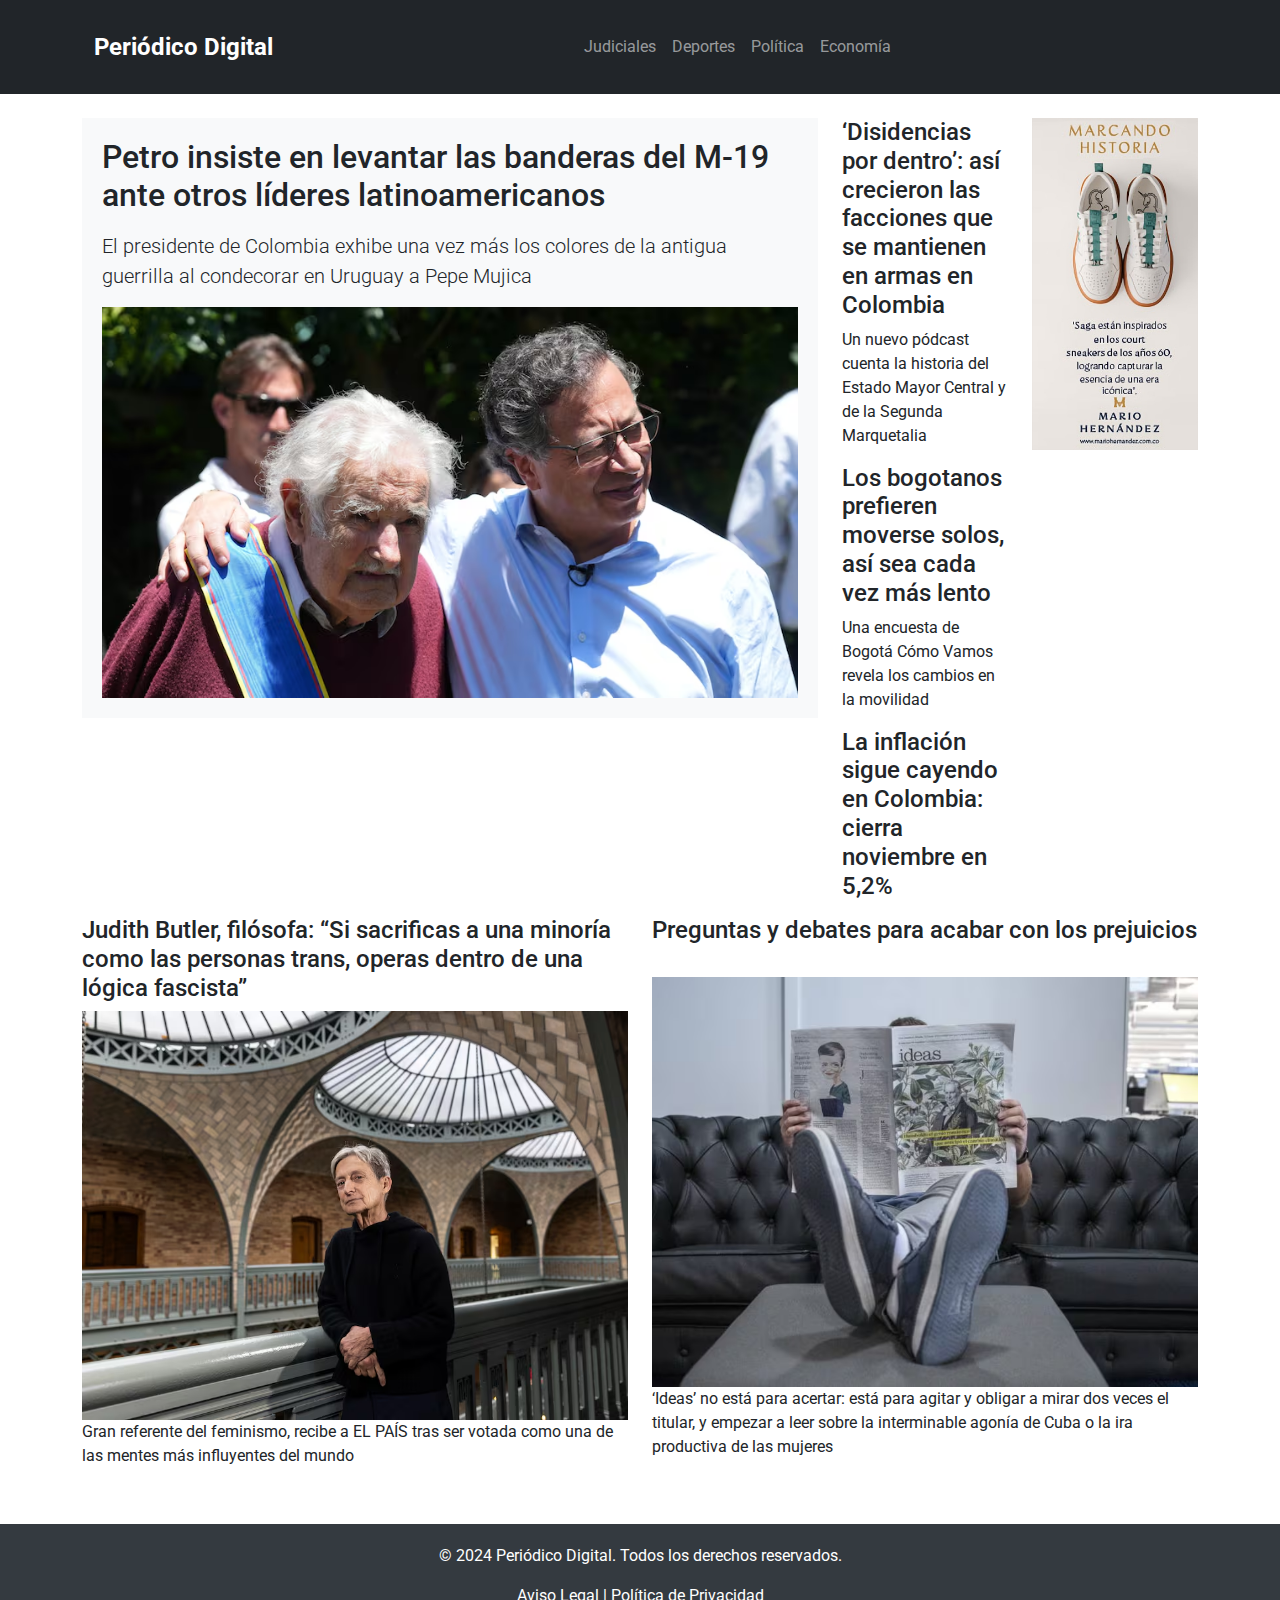
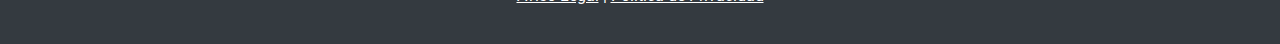
<file: index.html>
<!DOCTYPE html>
<html lang="es">
<head>
    <meta charset="UTF-8">
    <meta name="viewport" content="width=device-width, initial-scale=1.0">
    <title>Periódico Digital</title>
    <link href="./assets/css/bootstrap.min.css" rel="stylesheet">
    <link href="https://fonts.googleapis.com/css2?family=Roboto:wght@400;700&display=swap" rel="stylesheet">
    <link rel="stylesheet" href="./assets/css/estilo.css">
</head>
<body>

    <!-- Encabezado -->
    <header class="bg-dark text-white py-3">
        <div class="container">
            <nav class="navbar navbar-expand-lg navbar-dark bg-dark">
                <div class="container-fluid">
                    <a class="navbar-brand" href="./index.html">Periódico Digital</a>
                    <button class="navbar-toggler" type="button" data-bs-toggle="collapse" data-bs-target="#navbarNav" aria-controls="navbarNav" aria-expanded="false" aria-label="Toggle navigation">
                        <span class="navbar-toggler-icon"></span>
                    </button>
                    <div class="collapse navbar-collapse justify-content-center" id="navbarNav">
                        <ul class="navbar-nav">
                            <li class="nav-item">
                                <a class="nav-link" href="./judiciales.html">Judiciales</a>
                            </li>
                            <li class="nav-item">
                                <a class="nav-link" href="./deportes.html">Deportes</a>
                            </li>
                            <li class="nav-item">
                                <a class="nav-link" href="./politica.html">Política</a>
                            </li>
                            <li class="nav-item">
                                <a class="nav-link" href="./economia.html">Economía</a>
                            </li>
                        </ul>
                    </div>
                </div>
            </nav>
        </div>
    </header>

    <div class="container my-4">
        <div class="row">
            <div class="col-md-8">
                <div class="main-highlight mb-4">
                    <h2 class="mb-3">Petro insiste en levantar las banderas del  M-19 ante otros líderes latinoamericanos</h2>
                    <p class="lead">El presidente de Colombia exhibe una vez más los colores de la antigua guerrilla al condecorar en Uruguay a Pepe Mujica</p>
                    <img src="./assets/images/principal.avif" class="img-fluid" alt="Imagen Destacada">
                </div>
            </div>
            <div class="col-md-2">
                <div class="col-md-12 mb-3">
                    <article>
                        <h4>‘Disidencias por dentro’: así crecieron las facciones que se mantienen en armas en Colombia</h4>
                        <p>Un nuevo pódcast cuenta la historia del Estado Mayor Central y de la Segunda Marquetalia</p>
                    </article>
                </div>
                <div class="col-md-12 mb-3">
                    <article>
                        <h4>Los bogotanos prefieren moverse solos, así sea cada vez más lento</h4>
                        <p>Una encuesta de Bogotá Cómo Vamos  revela los cambios en la movilidad</p>
                    </article>
                </div>
                <div class="col-md-12 mb-3">
                    <article>
                        <h4>La inflación sigue cayendo en Colombia: cierra noviembre en 5,2%</h4>
                    </article>
                </div>
            </div>
            <div class="col-md-2">
                <div class="mb-4">
                    <img src="./assets/images/publicdad1.jpeg" class="img-fluid w-100" alt="Espacio Publicitario">
                </div>
            </div>
        </div>
        <div>
            <div class="row">
                <div class="col-md-6 mb-3">
                    <article>
                        <h4>Judith Butler, filósofa: “Si sacrificas a una minoría como las personas trans, operas dentro de una lógica fascista”</h4>
                        <img src="./assets/images/1-principal.avif" class="img-fluid" alt="Imagen Destacada">
                        <p>Gran referente del feminismo, recibe a EL PAÍS tras ser votada como una de las mentes más influyentes del mundo</p>
                    </article>
                </div>
                <div class="col-md-6 mb-3">
                    <article>
                        <h4>Preguntas y debates para acabar con los prejuicios</h4>
                        <br>
                        <img src="./assets/images/2-principal.avif" class="img-fluid" alt="Imagen Destacada">
                        <p>‘Ideas’ no está para acertar: está para agitar y obligar a mirar dos veces el titular, y empezar a leer sobre la interminable agonía de Cuba o la ira productiva de las mujeres</p>
                    </article>
                </div>
            </div>
        </div>
    </div>
    <footer>
        <div class="container text-center">
            <p>&copy; 2024 Periódico Digital. Todos los derechos reservados.</p>
            <p><a href="#" class="text-white">Aviso Legal</a> | <a href="#" class="text-white">Política de Privacidad</a></p>
        </div>
    </footer>
    <script src="./assets/js/bootstrap.bundle.min.js"></script>
</body>
</html>
</file>
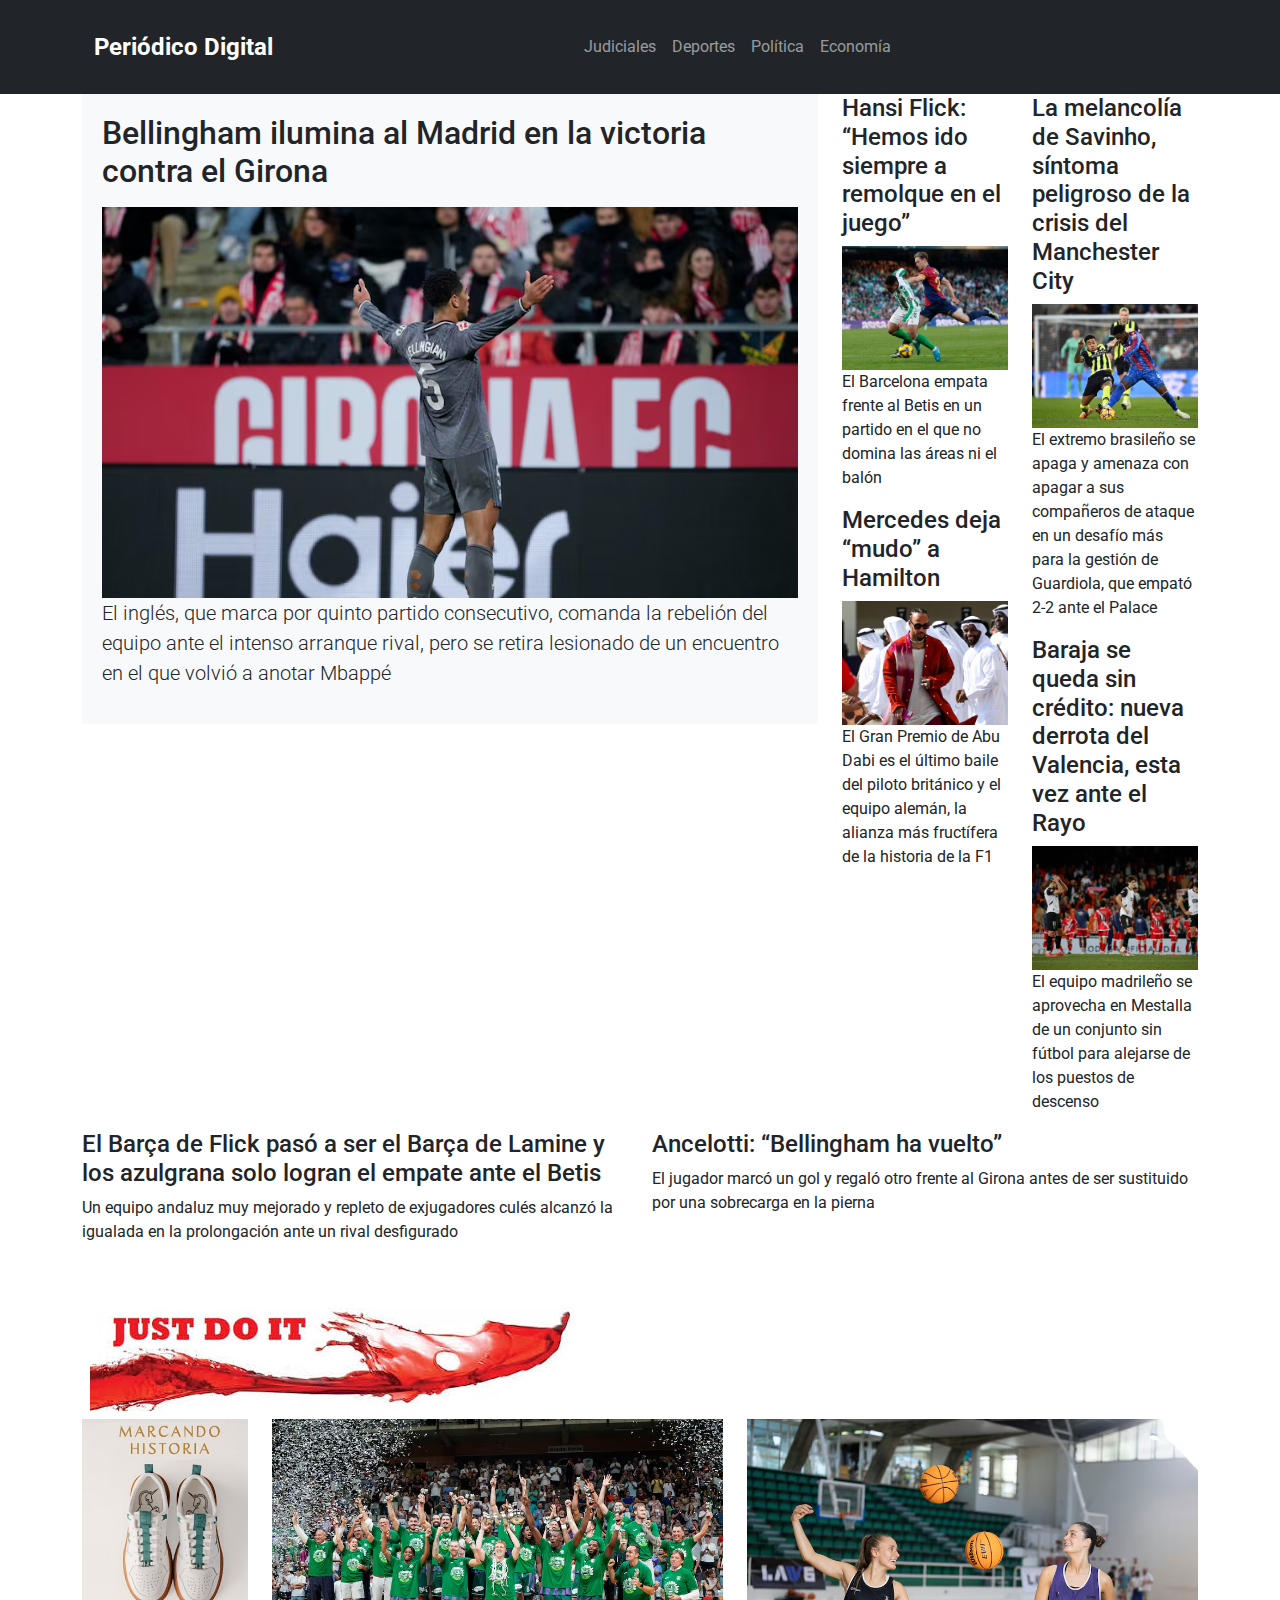
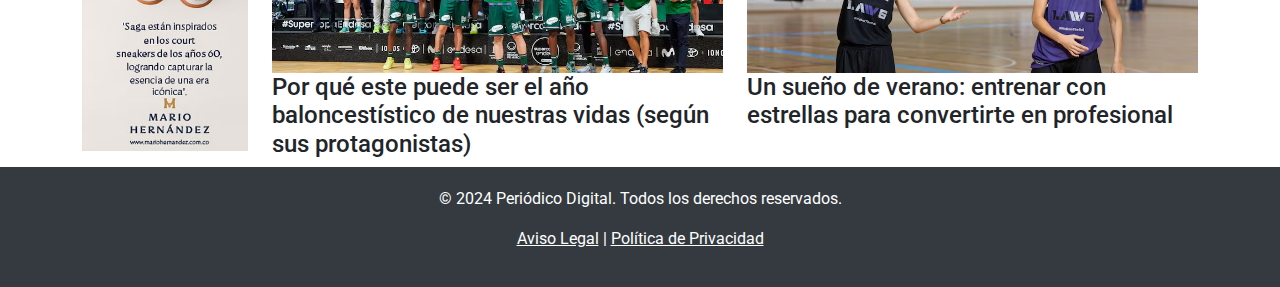
<file: deportes.html>
<!DOCTYPE html>
<html lang="es">
<head>
    <meta charset="UTF-8">
    <meta name="viewport" content="width=device-width, initial-scale=1.0">
    <title>Periódico Digital</title>
    <link href="./assets/css/bootstrap.min.css" rel="stylesheet">
    <link href="https://fonts.googleapis.com/css2?family=Roboto:wght@400;700&display=swap" rel="stylesheet">
    <link rel="stylesheet" href="./assets/css/estilo.css">
</head>
<body>

    <!-- Encabezado -->
    <header class="bg-dark text-white py-3">
        <div class="container">
            <nav class="navbar navbar-expand-lg navbar-dark bg-dark">
                <div class="container-fluid">
                    <a class="navbar-brand" href="./index.html">Periódico Digital</a>
                    <button class="navbar-toggler" type="button" data-bs-toggle="collapse" data-bs-target="#navbarNav" aria-controls="navbarNav" aria-expanded="false" aria-label="Toggle navigation">
                        <span class="navbar-toggler-icon"></span>
                    </button>
                    <div class="collapse navbar-collapse justify-content-center" id="navbarNav">
                        <ul class="navbar-nav">
                            <li class="nav-item">
                                <a class="nav-link" href="./judiciales.html">Judiciales</a>
                            </li>
                            <li class="nav-item">
                                <a class="nav-link" href="./deportes.html">Deportes</a>
                            </li>
                            <li class="nav-item">
                                <a class="nav-link" href="./politica.html">Política</a>
                            </li>
                            <li class="nav-item">
                                <a class="nav-link" href="./economia.html">Economía</a>
                            </li>
                        </ul>
                    </div>
                </div>
            </nav>
        </div>
    </header>

    <div class="container">
        <div class="row">
            <div class="col-md-8">
                <div class="main-highlight mb-4">
                    <h2 class="mb-3">Bellingham ilumina al Madrid en la victoria contra el Girona</h2>
                    <img src="./assets/images/deportes.avif" class="img-fluid" alt="Imagen Destacada">
                    <p class="lead">El inglés, que marca por quinto partido consecutivo, comanda la rebelión del equipo ante el intenso arranque rival, pero se retira lesionado de un encuentro en el que volvió a anotar Mbappé</p>
            </div>
        </div>
        <div class="col-md-2">
            <div class="col-md mb-3">
                <article>
                    <h4>Hansi Flick: “Hemos ido siempre a remolque en el juego”</h4>
                    <img src="./assets/images/1-deportes.avif" class="img-fluid" alt="Imagen Destacada">
                    <p>El Barcelona empata frente al Betis en un partido en el que no domina las áreas ni el balón</p>
                </article>
            </div>
            <div class="col-md mb-3">
                <article>
                    <h4>Mercedes deja “mudo” a Hamilton</h4>
                    <img src="./assets/images/2-deportes.avif" class="img-fluid" alt="Imagen Destacada">
                    <p>El Gran Premio de Abu Dabi es el último baile del piloto británico y el equipo alemán, la alianza más fructífera de la historia de la F1</p>
                </article>
            </div>
        </div>
        <div class="col-md-2">
            <div class="col-md mb-3">
                <article>
                    <h4>La melancolía de Savinho, síntoma peligroso de la crisis del Manchester City</h4>
                    <img src="./assets/images/3-deportes.avif" class="img-fluid" alt="Imagen Destacada">
                    <p>El extremo brasileño se apaga y amenaza con apagar a sus compañeros de ataque en un desafío más para la gestión de Guardiola, que empató 2-2 ante el Palace</p>
                </article>
            </div>
            <div class="col-md mb-3">
                <article>
                    <h4>Baraja se queda sin crédito: nueva derrota del Valencia, esta vez ante el Rayo</h4>
                    <img src="./assets/images/4-deportes.avif" class="img-fluid" alt="Imagen Destacada">
                    <p>El equipo madrileño se aprovecha en Mestalla de un conjunto sin fútbol para alejarse de los puestos de descenso</p>
                </article>
            </div>
        </div>
        <div class="col-md-6 mb-3">
            <article>
                <h4>El Barça de Flick pasó a ser el Barça de Lamine y los azulgrana solo logran el empate ante el Betis</h4>
                <p>Un equipo andaluz muy mejorado y repleto de exjugadores culés alcanzó la igualada en la prolongación ante un rival desfigurado</p>
            </article>
        </div>
        <div class="col-md-6 mb-3">
            <article>
                <h4>Ancelotti: “Bellingham ha vuelto”</h4>
                <p>El jugador marcó un gol y regaló otro frente al Girona antes de ser sustituido por una sobrecarga en la pierna</p>
            </article>
        </div>
    </div>
        <br>
        <img src="./assets/images/publicdad2.jpeg" class="img-fluid m-2" alt="">
        <br>
        <div class="row">
            <div class="col-md-2">
                <img src="./assets/images/publicdad1.jpeg" class="img-fluid" alt="">
            </div>
            <div class="col-md-5">
                <article>
                    <img src="./assets/images/5-deportes.avif" class="img-fluid" alt="Imagen Destacada">
                    <h4>Por qué este puede ser el año baloncestístico de nuestras vidas (según sus protagonistas)</h4>
                </article>
            </div>
            <div class="col-md-5">
                <article>
                    <img src="./assets/images/6-deportes.avif" class="img-fluid" alt="Imagen Destacada">
                    <h4>Un sueño de verano: entrenar con estrellas para convertirte en profesional</h4>
                </article>
            </div>
        </div>
</div>
    <footer>
        <div class="container text-center">
            <p>&copy; 2024 Periódico Digital. Todos los derechos reservados.</p>
            <p><a href="#" class="text-white">Aviso Legal</a> | <a href="#" class="text-white">Política de Privacidad</a></p>
        </div>
    </footer>
    <script src="./assets/js/bootstrap.bundle.min.js"></script>
</body>
</html>
</file>
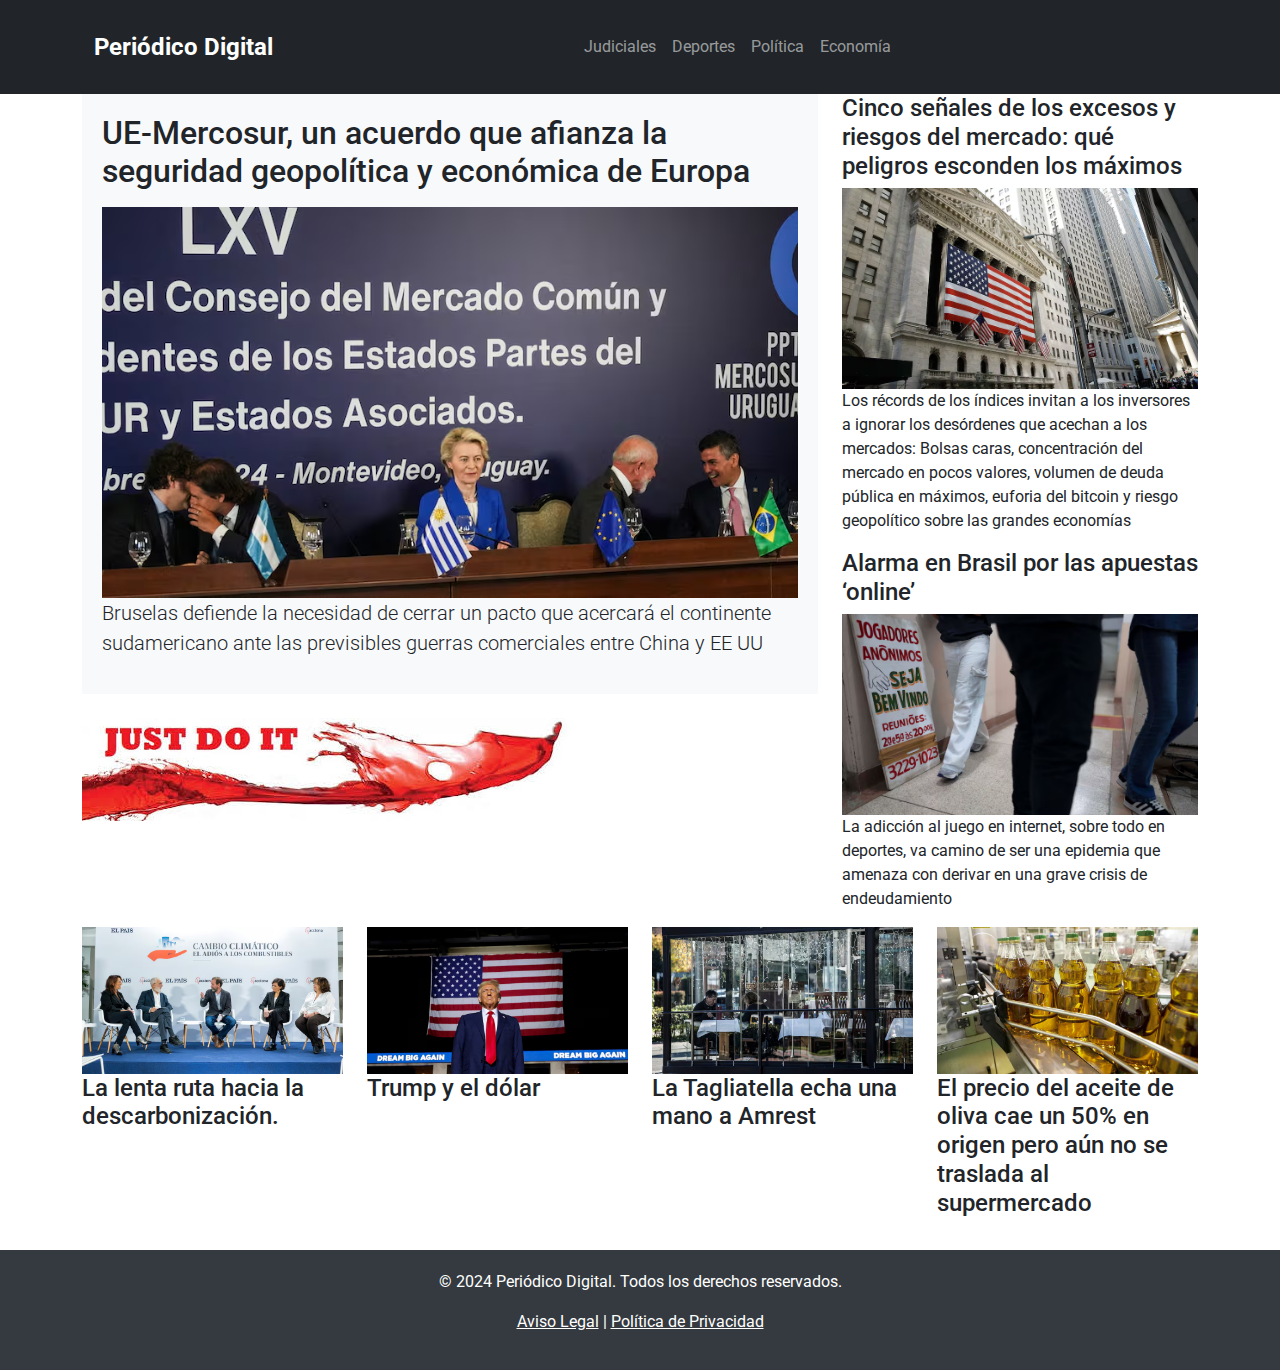
<file: economia.html>
<!DOCTYPE html>
<html lang="es">
<head>
    <meta charset="UTF-8">
    <meta name="viewport" content="width=device-width, initial-scale=1.0">
    <title>Periódico Digital</title>
    <link href="./assets/css/bootstrap.min.css" rel="stylesheet">
    <link href="https://fonts.googleapis.com/css2?family=Roboto:wght@400;700&display=swap" rel="stylesheet">
    <link rel="stylesheet" href="./assets/css/estilo.css">
</head>
<body>

    <!-- Encabezado -->
    <header class="bg-dark text-white py-3">
        <div class="container">
            <nav class="navbar navbar-expand-lg navbar-dark bg-dark">
                <div class="container-fluid">
                    <a class="navbar-brand" href="./index.html">Periódico Digital</a>
                    <button class="navbar-toggler" type="button" data-bs-toggle="collapse" data-bs-target="#navbarNav" aria-controls="navbarNav" aria-expanded="false" aria-label="Toggle navigation">
                        <span class="navbar-toggler-icon"></span>
                    </button>
                    <div class="collapse navbar-collapse justify-content-center" id="navbarNav">
                        <ul class="navbar-nav">
                            <li class="nav-item">
                                <a class="nav-link" href="./judiciales.html">Judiciales</a>
                            </li>
                            <li class="nav-item">
                                <a class="nav-link" href="./deportes.html">Deportes</a>
                            </li>
                            <li class="nav-item">
                                <a class="nav-link" href="./politica.html">Política</a>
                            </li>
                            <li class="nav-item">
                                <a class="nav-link" href="./economia.html">Economía</a>
                            </li>
                        </ul>
                    </div>
                </div>
            </nav>
        </div>
    </header>

    <div class="container">
        <div class="row">
            <div class="col-md-8">
                <div class="main-highlight mb-4">
                    <h2 class="mb-3">UE-Mercosur, un acuerdo que afianza la seguridad geopolítica y económica de Europa</h2>
                    <img src="./assets/images/economia.avif" class="img-fluid" alt="Imagen Destacada">
                    <p class="lead">Bruselas defiende la necesidad de cerrar un pacto que acercará el continente sudamericano ante las previsibles guerras comerciales entre China y EE UU</p>
            </div>
            <img src="./assets/images/publicdad2.jpeg" alt="">
        </div>
        <div class="col-md-4">
            <div class="col-md mb-3">
                <article>
                    <h4>Cinco señales de los excesos y riesgos del mercado: qué peligros esconden los máximos</h4>
                    <img src="./assets/images/1-economia.avif" class="img-fluid" alt="Imagen Destacada">
                    <p>Los récords de los índices invitan a los inversores a ignorar los desórdenes que acechan a los mercados: Bolsas caras, concentración del mercado en pocos valores, volumen de deuda pública en máximos, euforia del bitcoin y riesgo geopolítico sobre las grandes economías</p>
                </article>
            </div>
            <div class="col-md mb-3">
                <article>
                    <h4>Alarma en Brasil por las apuestas ‘online’</h4>
                    <img src="./assets/images/2-economia.avif" class="img-fluid" alt="Imagen Destacada">
                    <p>La adicción al juego en internet, sobre todo en deportes, va camino de ser una epidemia que amenaza con derivar en una grave crisis de endeudamiento</p>
                </article>
            </div>
        </div>
    </div>
    <div class="row">
        <div class="col-md-3">
            <img src="./assets/images/3-economia.avif" class="img-fluid" alt="Imagen Destacada">
            <h4>La lenta ruta hacia la descarbonización.</h4>
        </div>
        <div class="col-md-3">
            <img src="./assets/images/4-economia.avif" class="img-fluid" alt="Imagen Destacada">
            <h4>Trump y el dólar</h4>
        </div>
        <div class="col-md-3">
            <img src="./assets/images/5-economia.avif" class="img-fluid" alt="Imagen Destacada">
            <h4>La Tagliatella echa una mano a Amrest</h4>
        </div>
        <div class="col-md-3">
            <img src="./assets/images/6-economia.avif" class="img-fluid" alt="Imagen Destacada">
            <h4>El precio del aceite de oliva cae un 50% en origen pero aún no se traslada al supermercado</h4>
        </div>
    </div>
</div>
<br>
    <footer>
        <div class="container text-center">
            <p>&copy; 2024 Periódico Digital. Todos los derechos reservados.</p>
            <p><a href="#" class="text-white">Aviso Legal</a> | <a href="#" class="text-white">Política de Privacidad</a></p>
        </div>
    </footer>
    <script src="./assets/js/bootstrap.bundle.min.js"></script>
</body>
</html>
</file>
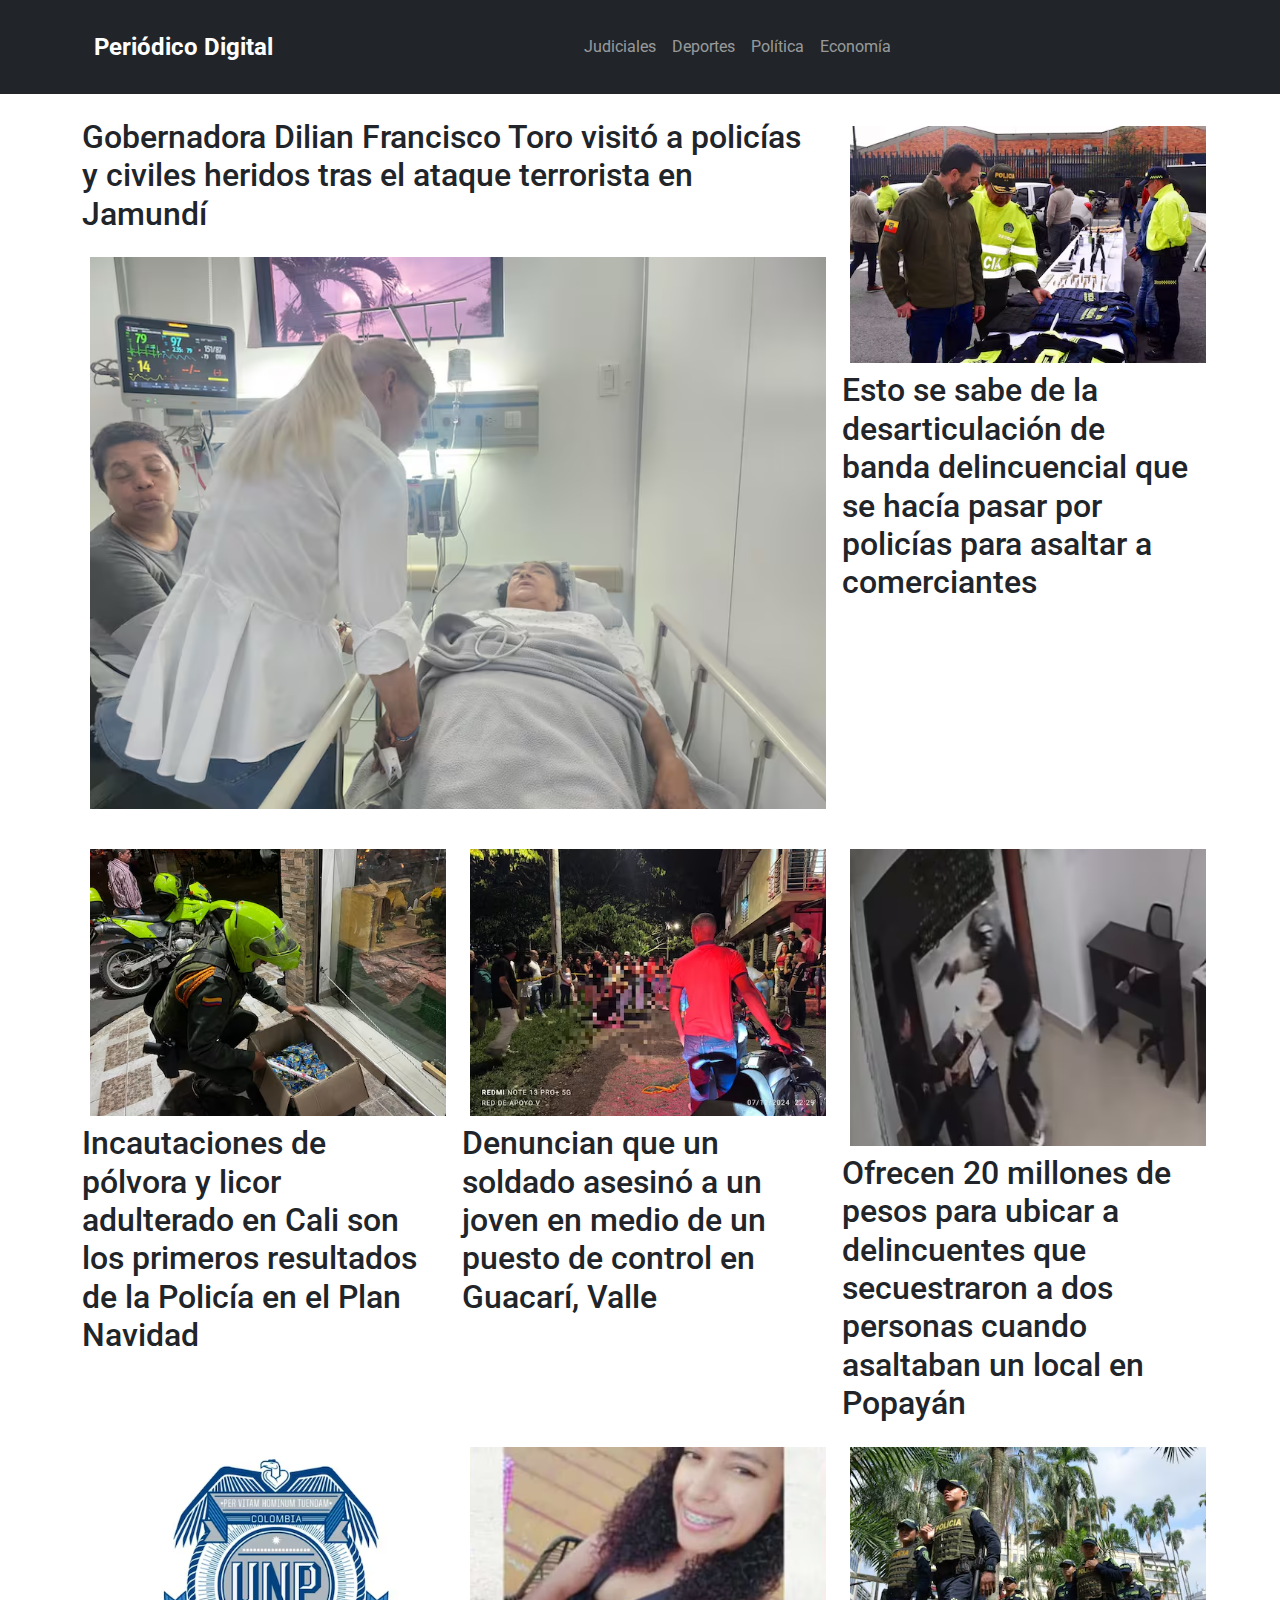
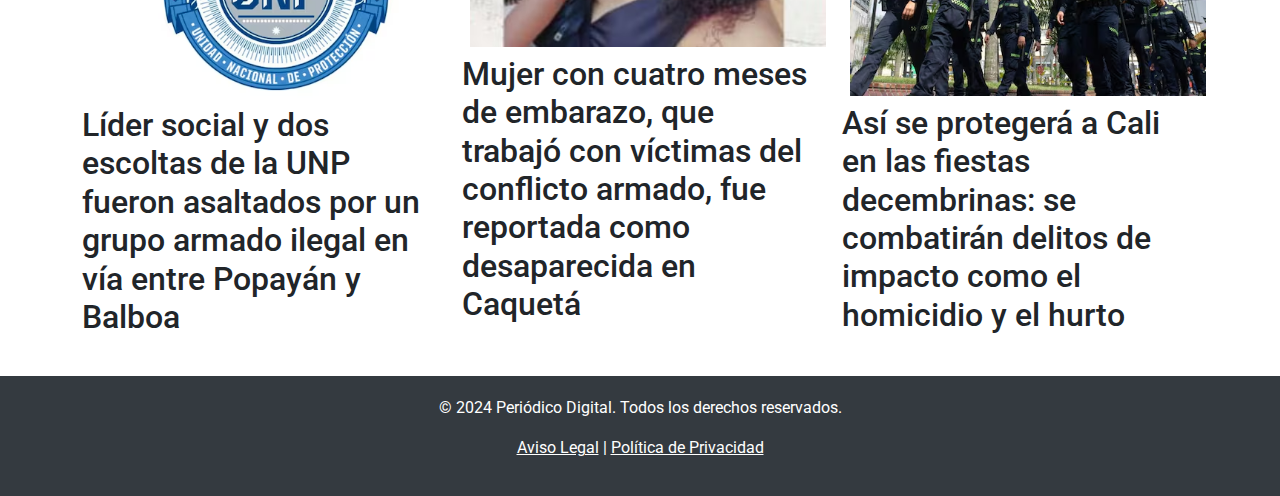
<file: judiciales.html>
<!DOCTYPE html>
<html lang="es">
<head>
    <meta charset="UTF-8">
    <meta name="viewport" content="width=device-width, initial-scale=1.0">
    <title>Periódico Digital</title>
    <link href="./assets/css/bootstrap.min.css" rel="stylesheet">
    <link href="https://fonts.googleapis.com/css2?family=Roboto:wght@400;700&display=swap" rel="stylesheet">
    <link rel="stylesheet" href="./assets/css/estilo.css">
</head>
<body>

    <!-- Encabezado -->
    <header class="bg-dark text-white py-3">
        <div class="container">
            <nav class="navbar navbar-expand-lg navbar-dark bg-dark">
                <div class="container-fluid">
                    <a class="navbar-brand" href="./index.html">Periódico Digital</a>
                    <button class="navbar-toggler" type="button" data-bs-toggle="collapse" data-bs-target="#navbarNav" aria-controls="navbarNav" aria-expanded="false" aria-label="Toggle navigation">
                        <span class="navbar-toggler-icon"></span>
                    </button>
                    <div class="collapse navbar-collapse justify-content-center" id="navbarNav">
                        <ul class="navbar-nav">
                            <li class="nav-item">
                                <a class="nav-link" href="./judiciales.html">Judiciales</a>
                            </li>
                            <li class="nav-item">
                                <a class="nav-link" href="./deportes.html">Deportes</a>
                            </li>
                            <li class="nav-item">
                                <a class="nav-link" href="./politica.html">Política</a>
                            </li>
                            <li class="nav-item">
                                <a class="nav-link" href="./economia.html">Economía</a>
                            </li>
                        </ul>
                    </div>
                </div>
            </nav>
        </div>
    </header>

    <div class="container my-4">
        <div class="row">
            <div class="col-md-8">
                <h2 class="mb-3">Gobernadora Dilian Francisco Toro visitó a policías y civiles heridos tras el ataque terrorista en Jamundí</h2>
                <img src="./assets/images/judicial.avif" class="img-fluid m-2" alt="Imagen Destacada">
                            </div>
            <div class="col-md-4">
                <img src="./assets/images/1-judicial.avif" class="img-fluid m-2" alt="Imagen Destacada">
                <h2 class="mb-3">Esto se sabe de la desarticulación de banda delincuencial que se hacía pasar por policías para asaltar a comerciantes</h2>
            </div>
        </div>
        <br>
        <div class="row">
            <div class="col-md-4">
                <img src="./assets/images/2-judicial.avif" class="img-fluid m-2" alt="Imagen Destacada">
                <h2 class="mb-3">Incautaciones de pólvora y licor adulterado en Cali son los primeros resultados de la Policía en el Plan Navidad</h2>
            </div>
            <div class="col-md-4">
                <img src="./assets/images/3-judicial.avif" class="img-fluid m-2" alt="Imagen Destacada">
                <h2 class="mb-3">Denuncian que un soldado asesinó a un joven en medio de un puesto de control en Guacarí, Valle</h2>
            </div>
            <div class="col-md-4">
                <img src="./assets/images/4-judicial.avif" class="img-fluid m-2" alt="Imagen Destacada">
                <h2 class="mb-3">Ofrecen 20 millones de pesos para ubicar a delincuentes que secuestraron a dos personas cuando asaltaban un local en Popayán</h2>
            </div>
            <div class="col-md-4">
                <img src="./assets/images/5-judicial.avif" class="img-fluid m-2" alt="Imagen Destacada">
                <h2 class="mb-3">Líder social y dos escoltas de la UNP fueron asaltados por un grupo armado ilegal en vía entre Popayán y Balboa</h2>
            </div>
            <div class="col-md-4">
                <img src="./assets/images/6-judicial.avif" class="img-fluid m-2" alt="Imagen Destacada">
                <h2 class="mb-3">Mujer con cuatro meses de embarazo, que trabajó con víctimas del conflicto armado, fue reportada como desaparecida en Caquetá</h2>
            </div>
            <div class="col-md-4">
                <img src="./assets/images/7-judicial.avif" class="img-fluid m-2" alt="Imagen Destacada">
                <h2 class="mb-3">Así se protegerá a Cali en las fiestas decembrinas: se combatirán delitos de impacto como el homicidio y el hurto</h2>
            </div>
        </div>
    </div>
    <footer>
        <div class="container text-center">
            <p>&copy; 2024 Periódico Digital. Todos los derechos reservados.</p>
            <p><a href="#" class="text-white">Aviso Legal</a> | <a href="#" class="text-white">Política de Privacidad</a></p>
        </div>
    </footer>
    <script src="./assets/js/bootstrap.bundle.min.js"></script>
</body>
</html>
</file>
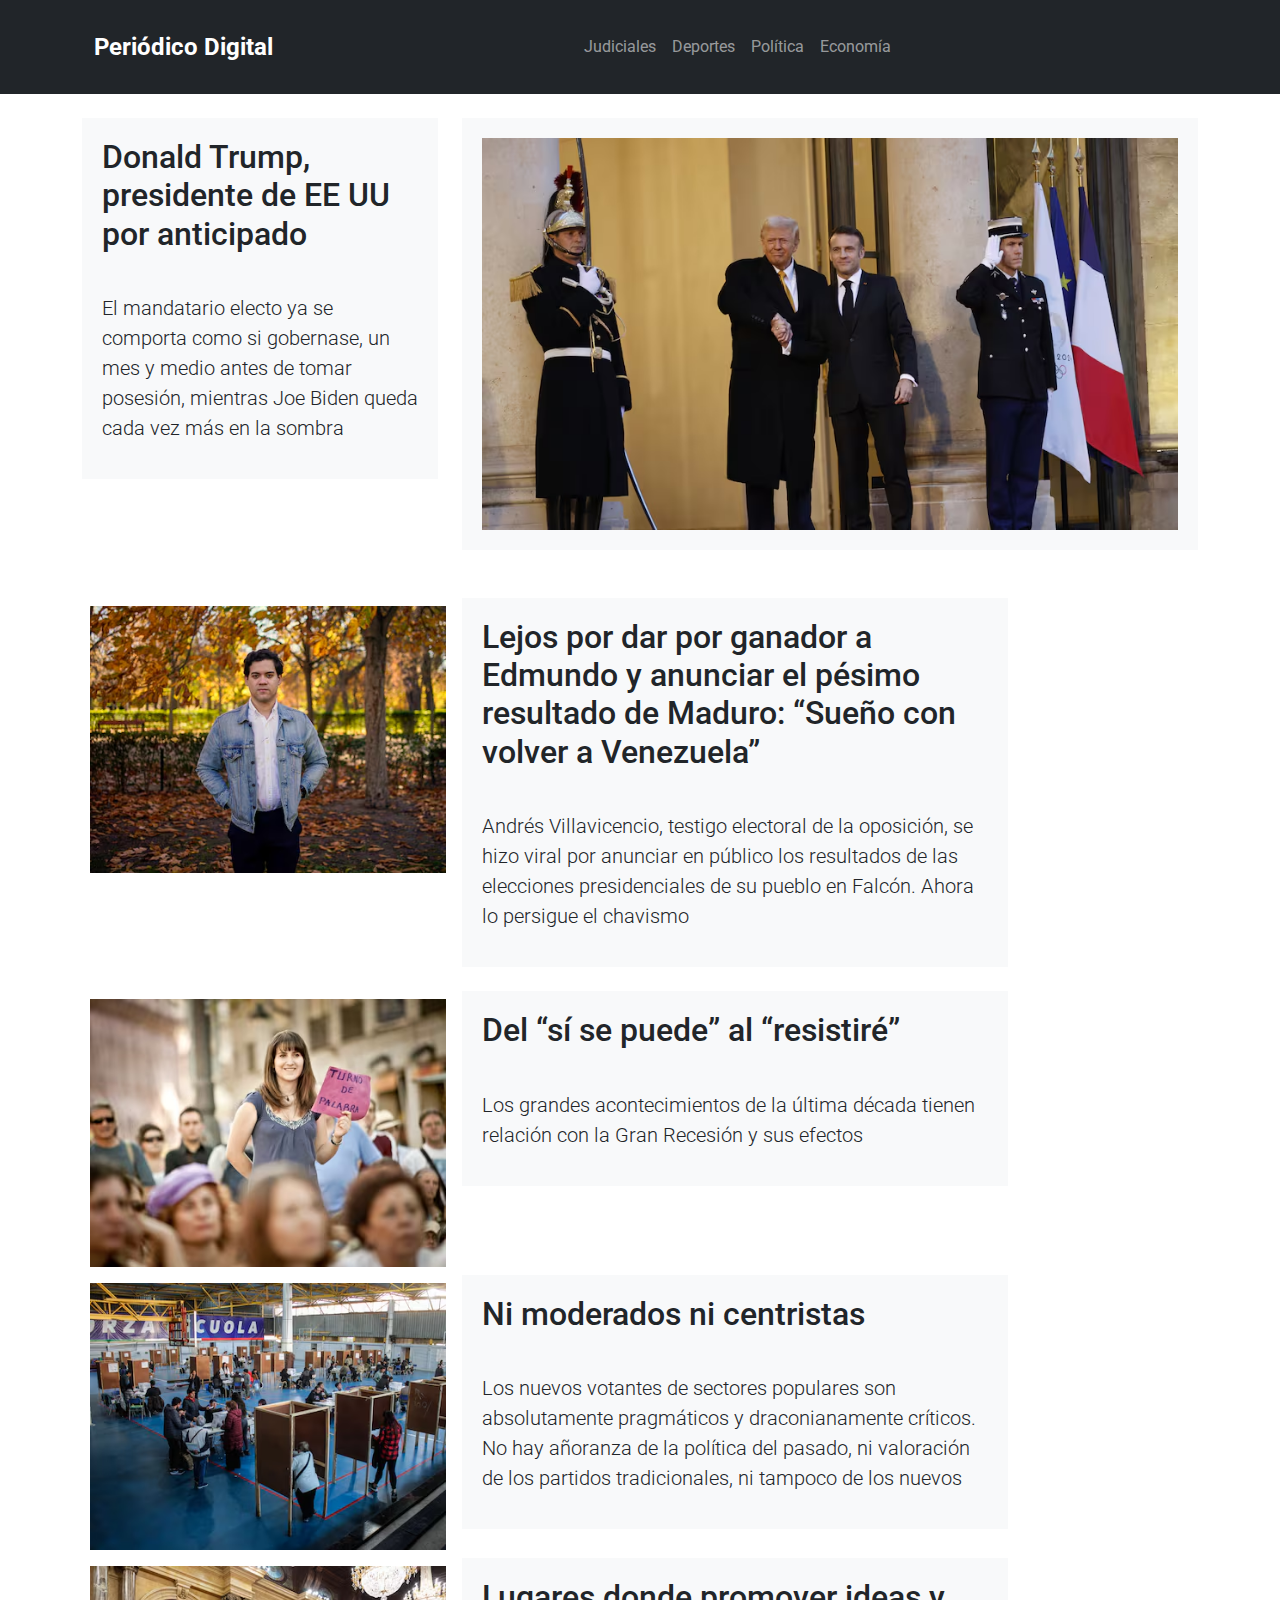
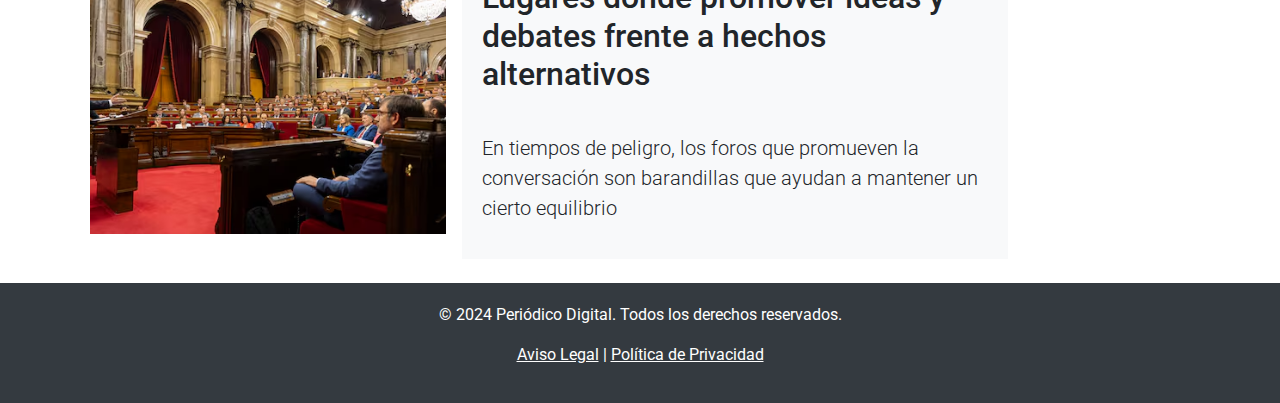
<file: politica.html>
<!DOCTYPE html>
<html lang="es">
<head>
    <meta charset="UTF-8">
    <meta name="viewport" content="width=device-width, initial-scale=1.0">
    <title>Periódico Digital</title>
    <link href="./assets/css/bootstrap.min.css" rel="stylesheet">
    <link href="https://fonts.googleapis.com/css2?family=Roboto:wght@400;700&display=swap" rel="stylesheet">
    <link rel="stylesheet" href="./assets/css/estilo.css">
</head>
<body>

    <!-- Encabezado -->
    <header class="bg-dark text-white py-3">
        <div class="container">
            <nav class="navbar navbar-expand-lg navbar-dark bg-dark">
                <div class="container-fluid">
                    <a class="navbar-brand" href="./index.html">Periódico Digital</a>
                    <button class="navbar-toggler" type="button" data-bs-toggle="collapse" data-bs-target="#navbarNav" aria-controls="navbarNav" aria-expanded="false" aria-label="Toggle navigation">
                        <span class="navbar-toggler-icon"></span>
                    </button>
                    <div class="collapse navbar-collapse justify-content-center" id="navbarNav">
                        <ul class="navbar-nav">
                            <li class="nav-item">
                                <a class="nav-link" href="./judiciales.html">Judiciales</a>
                            </li>
                            <li class="nav-item">
                                <a class="nav-link" href="./deportes.html">Deportes</a>
                            </li>
                            <li class="nav-item">
                                <a class="nav-link" href="./politica.html">Política</a>
                            </li>
                            <li class="nav-item">
                                <a class="nav-link" href="./economia.html">Economía</a>
                            </li>
                        </ul>
                    </div>
                </div>
            </nav>
        </div>
    </header>

    <div class="container">
        <br>
        <div class="row">
            <div class="col-md-4">
                <div class="main-highlight mb-4">
                    <h2 class="mb-3">Donald Trump, presidente de EE UU por anticipado</h2>
                    <br>
                    <p class="lead">El mandatario electo ya se comporta como si gobernase, un mes y medio antes de tomar posesión, mientras Joe Biden queda cada vez más en la sombra</p>
            </div>
        </div>
        <div class="col-md-8">
            <div class="main-highlight mb-4">
                <img src="./assets/images/politica.avif" class="img-fluid" alt="Imagen Destacada">
            </div>
        </div>
    </div>
    <br>
    <div class="row">
        <div class="col-md-4">
            <img src="./assets/images/1-politica.avif" class="img-fluid m-2" alt="Imagen Destacada">
        </div>
        <div class="col-md-6">
            <div class="main-highlight mb-4">
            <h2 class="mb-3">Lejos por dar por ganador a Edmundo y anunciar el pésimo resultado de Maduro: “Sueño con volver a Venezuela”</h2>
            <br>
            <p class="lead">Andrés Villavicencio, testigo electoral de la oposición, se hizo viral por anunciar en público los resultados de las elecciones presidenciales de su pueblo en Falcón. Ahora lo persigue el chavismo</p>
            </div>
        </div>
        <div class="col-md-2">
            
        </div>

        <br>

        <div class="col-md-4">
            <img src="./assets/images/2-politica.avif" class="img-fluid m-2" alt="Imagen Destacada">
        </div>
        <div class="col-md-6">
            <div class="main-highlight mb-4">
            <h2 class="mb-3">Del “sí se puede” al “resistiré”</h2>
            <br>
            <p class="lead">Los grandes acontecimientos de la última década tienen relación con la Gran Recesión y sus efectos</p>
            </div>
        </div>
        <div class="col-md-2">
            
        </div>

        <br>

        <div class="col-md-4">
            <img src="./assets/images/3-politica.avif" class="img-fluid m-2" alt="Imagen Destacada">
        </div>
        <div class="col-md-6">
            <div class="main-highlight mb-4">
            <h2 class="mb-3">Ni moderados ni centristas</h2>
            <br>
            <p class="lead">Los nuevos votantes de sectores populares son absolutamente pragmáticos y draconianamente críticos. No hay añoranza de la política del pasado, ni valoración de los partidos tradicionales, ni tampoco de los nuevos</p>
        </div>
        </div>
        <div class="col-md-2">
            
        </div>

        <br>

        <div class="col-md-4">
            <img src="./assets/images/4-politica.avif" class="img-fluid m-2" alt="Imagen Destacada">
        </div>
        <div class="col-md-6">
            <div class="main-highlight mb-4">
            <h2 class="mb-3">Lugares donde promover ideas y debates frente a hechos alternativos</h2>
            <br>
            <p class="lead">En tiempos de peligro, los foros que promueven la conversación son barandillas que ayudan a mantener un cierto equilibrio</p>
        </div>
        </div>
        <div class="col-md-2">
            
        </div>
    </div>
</div>
    <footer>
        <div class="container text-center">
            <p>&copy; 2024 Periódico Digital. Todos los derechos reservados.</p>
            <p><a href="#" class="text-white">Aviso Legal</a> | <a href="#" class="text-white">Política de Privacidad</a></p>
        </div>
    </footer>
    <script src="./assets/js/bootstrap.bundle.min.js"></script>
</body>
</html>
</file>
<file: assets/css/estilo.css>
body {
    font-family: 'Roboto', sans-serif;
}
.navbar-brand {
    font-size: 1.5rem;
    font-weight: bold;
}
.main-highlight {
    background-color: #f8f9fa;
    padding: 20px;
}
footer {
    background-color: #343a40;
    color: white;
    padding: 20px 0;
}
</file>
